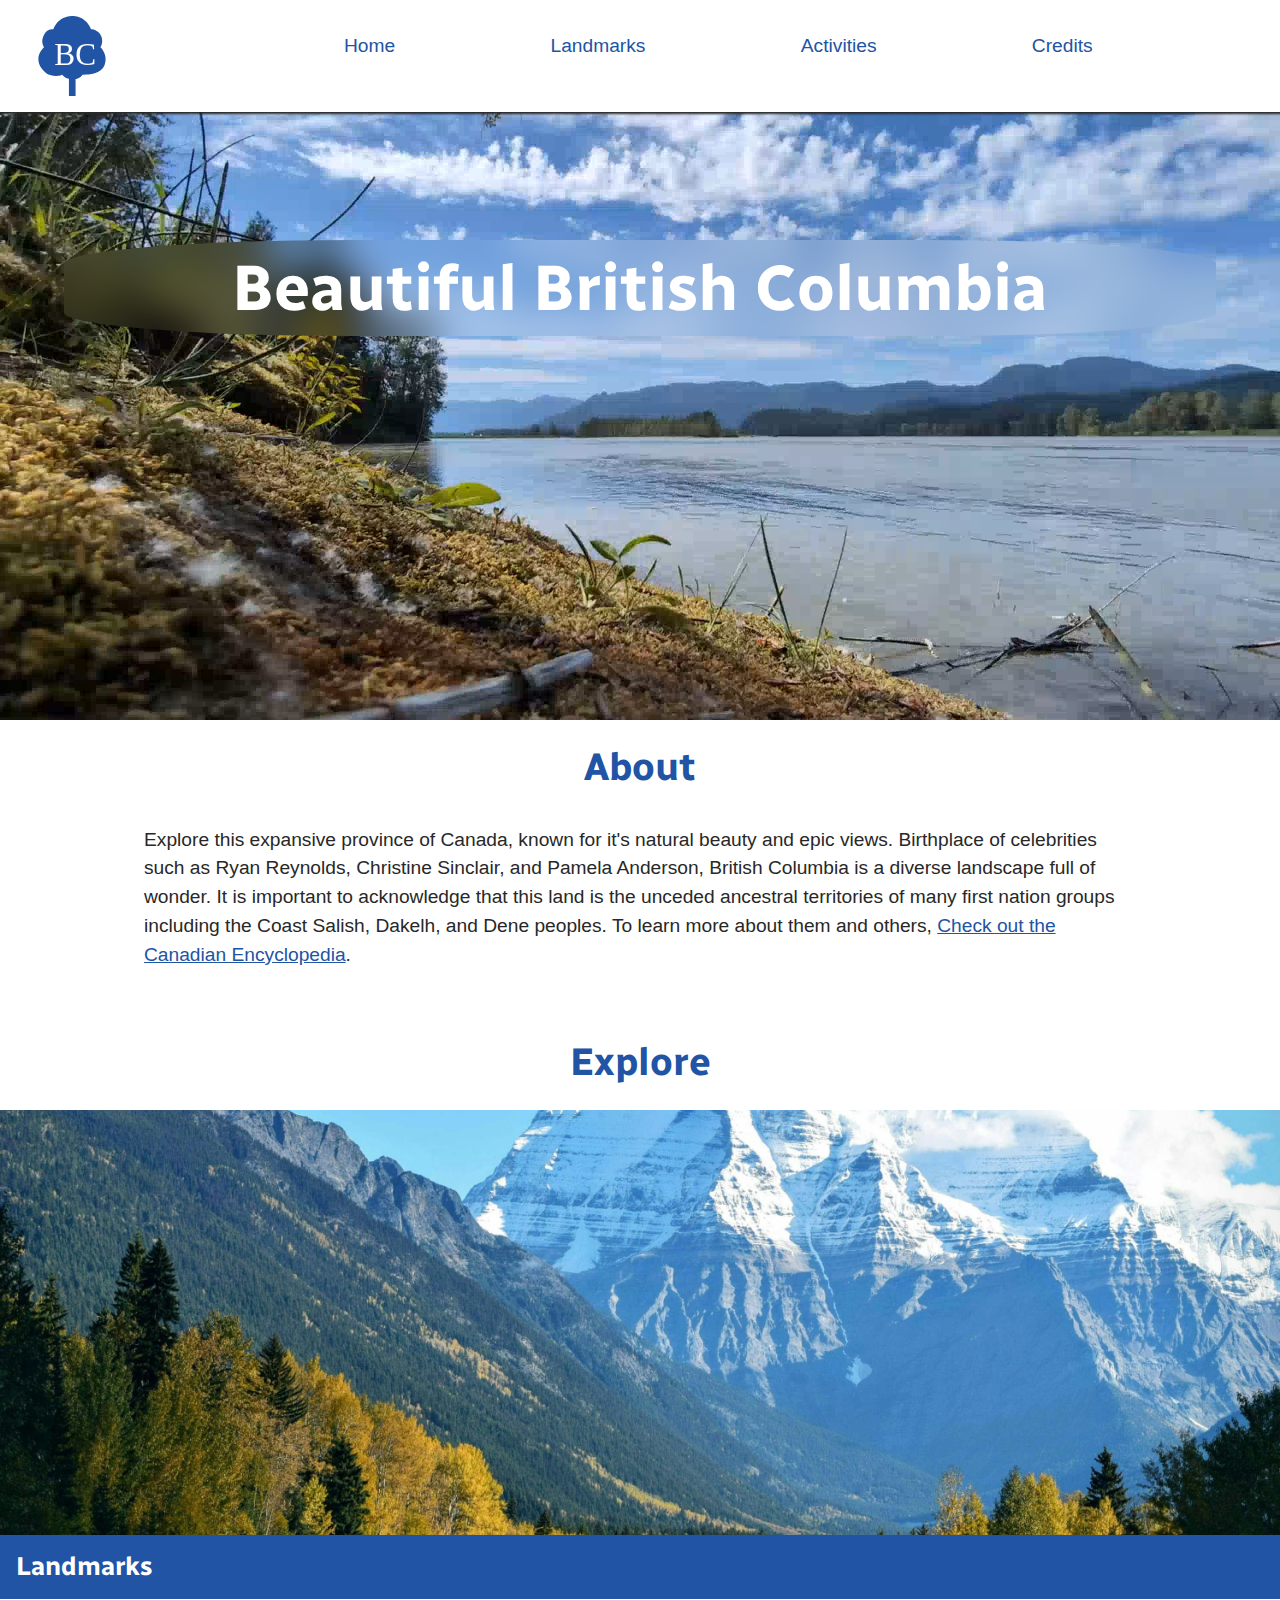
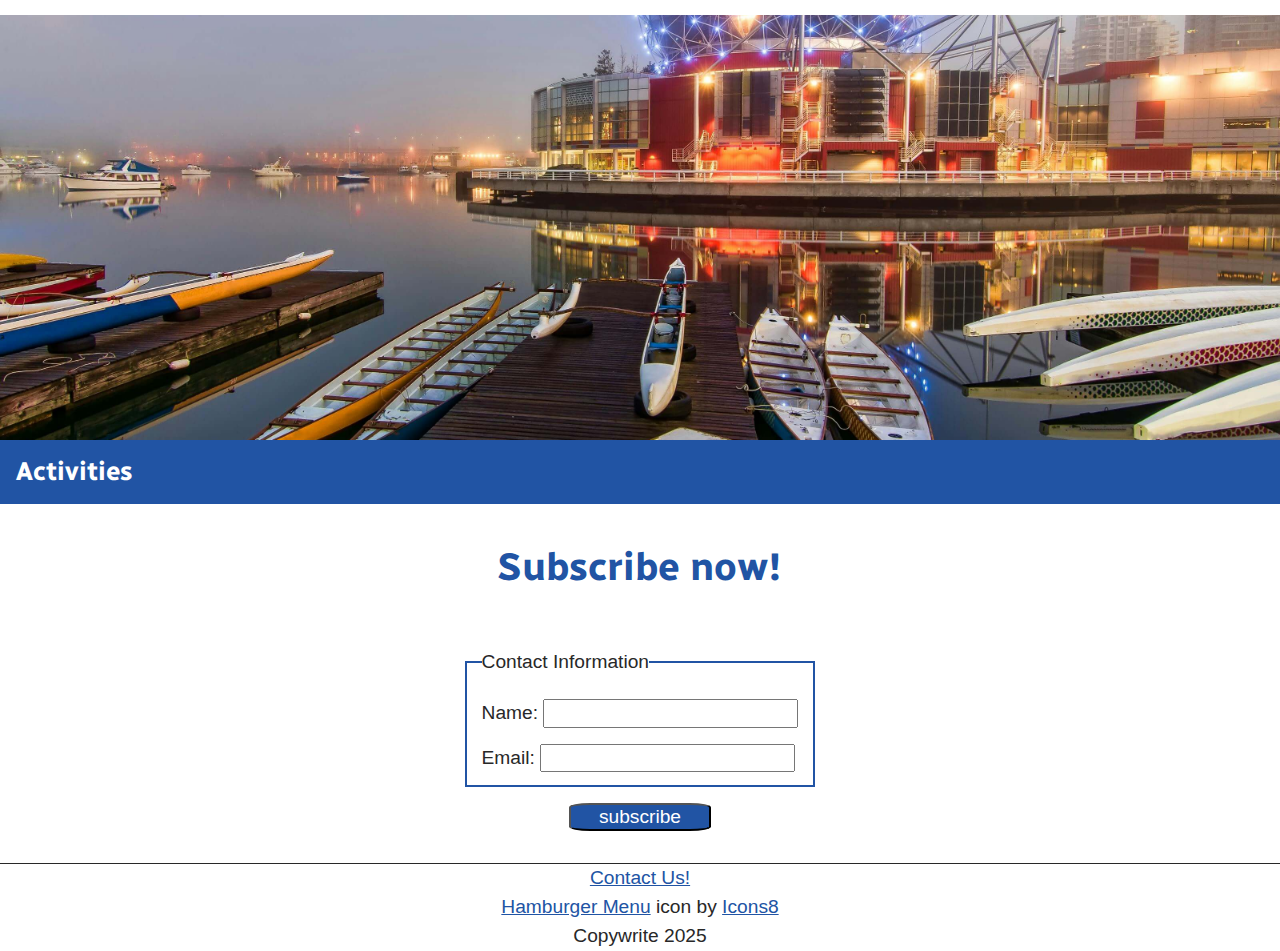
<file: index.html>
<!DOCTYPE html>
<html lang="en">
  <head>
    <meta charset="UTF-8">
    <meta name="viewport" content="width=device-width, initial-scale=1.0">
    <meta
      name="description"
      content="Learn about British Columbia, the south western province of Canada.">
    <title>Home</title>

    <!-- CSS Styles -->
    <link rel="stylesheet" href="styles/normalize-fwd.css">
    <link rel="stylesheet" href="styles/style.css">
    <link rel="stylesheet" href="styles/landing-styles.css">

    <!-- Favicon Links -->
    <link rel="icon" type="image/png" href="favicon-96x96.png" sizes="96x96">
    <link rel="icon" type="image/svg+xml" href="favicon.svg">
    <link rel="shortcut icon" href="favicon.ico">
    <link rel="apple-touch-icon" sizes="180x180" href="apple-touch-icon.png">
    <link rel="manifest" href="site.webmanifest">

    <!-- Font import -->
    <link rel="preconnect" href="https://fonts.googleapis.com">
    <link rel="preconnect" href="https://fonts.gstatic.com" crossorigin>
    <link
      href="https://fonts.googleapis.com/css2?family=Radio+Canada:ital,wght@0,300..700;1,300..700&display=swap"
      rel="stylesheet"
    >
  </head>
  <body>
    <a href="#main-content" class="screen-reader-text">Skip to Main Content</a>
    <header>
      <nav class="site-navigation">
        <a href="index.html" id="nav-logo">
          <svg
            id="tree-image"
            xmlns="http://www.w3.org/2000/svg"
            version="1.1"
            viewBox="0 0 512 512"
          >
            <!-- Generator: Adobe Illustrator 29.2.1, SVG Export Plug-In . SVG Version: 2.1.0 Build 116)  -->
            <defs>
              <style>
                .st0 {
                  fill: #fff;
                  font-family: MyriadPro-Regular, "Myriad Pro";
                  font-size: 200px;
                }

                .st1 {
                  fill: #2154a4;
                  fill-rule: evenodd;
                }
              </style>
            </defs>
            <path
              class="st1"
              d="M236.3,512v-109.4s-20.4-4.6-35-18.6-8.5-8.6-8.5-8.6c0,0-78.8,36.2-132-40.6s16.5-134.7,16.5-134.7c0,0-24.7-30.8-1.7-77.5,23-46.7,61.3-37.2,61.3-37.2,0,0,25-82.4,117.8-85.4s123.6,85.4,123.6,85.4c0,0,44.5.8,63.4,41.2s-3.9,73.5-3.9,73.5c0,0,50.9,44.6,26.8,113.7s-142.3,61.6-142.3,61.6c0,0-2.8,10.1-19.8,19.8s-23.7,7.3-23.7,7.3v109.4h-42.7Z"
            />
            <text class="st0" transform="translate(143.1 314.7)">
              <tspan x="0" y="0">BC</tspan>
            </text>
          </svg>
        </a>
        <!-- Hamburger menu icon found at: https://icons8.com/icon/3096/menu" by Icons8, who can be found at https://icons8.com -->
        <svg
          id="menu-toggle-button"
          xmlns="http://www.w3.org/2000/svg"
          viewBox="0 0 50 50"
          width="50px"
          height="50px"
        >
          <path
            d="M 0 9 L 0 11 L 50 11 L 50 9 Z M 0 24 L 0 26 L 50 26 L 50 24 Z M 0 39 L 0 41 L 50 41 L 50 39 Z"
          />
        </svg>
        <ul id="nav-links">
          <li><a href="index.html">Home</a></li>
          <li><a href="landmarks.html">Landmarks</a></li>
          <li><a href="activities.html">Activities</a></li>
          <li><a href="credits.html">Credits</a></li>
          <li><a id="close-menu">Close</a></li>
        </ul>
      </nav>
    </header>

    <main>
      <div class="hero-slide">
        <video autoplay loop muted id="main-hero-slide">
          <source src="media/bc-video.mp4">
          Your browser does not support the video element.
        </video>
        <p class="screen-reader-text">A video of a calm shore, plants and mountains visible in the back</p>
        <h1 class="page-title">Beautiful British Columbia</h1>
      </div>

      <section class="about" id="main-content">
        <h2>About</h2>
        <p>
          Explore this expansive province of Canada, known for it's natural
          beauty and epic views. Birthplace of celebrities such as Ryan
          Reynolds, Christine Sinclair, and Pamela Anderson, British Columbia is
          a diverse landscape full of wonder. It is important to acknowledge
          that this land is the unceded ancestral territories of many first
          nation groups including the Coast Salish, Dakelh, and Dene peoples. To
          learn more about them and others,
          <a
            href="https://www.thecanadianencyclopedia.ca/en/article/first-nations-in-british-columbia#:~:text=In%20terms%20of%20larger%20ethnic,and%20Wet'suwet'en."
            >Check out the Canadian Encyclopedia</a
          >.
        </p>
      </section>
      <section class="links">
        <h2>Explore</h2>
        <a href="landmarks.html">
          <p class="screen-reader-text">Click here to go to the landmarks page</p>
          <img
            src="images/road-to-mountain.jpg"
            alt="Street road near green and yellow trees leading to large snowy mountain."
          >
          <div class="description">
            <h3>Landmarks</h3>
          </div>
        </a>
        <a href="activities.html">
          <p class="screen-reader-text">Click here to go to the activities page</p>
          <img
            src="images/boats-and-science-world.jpg"
            alt="An assortment of small boats in the water with Science World in the background."
          >
          <div class="description">
            <h3>Activities</h3>
          </div>
        </a>
      </section>

      <section class="subscription">
        <h2>Subscribe now!</h2>

        <form action="#" method="post" name="subscription-form">
          <fieldset>
            <legend>Contact Information</legend>
            <label for="name">Name:</label>
            <input type="text" id="name">
            <br>
            <label for="email">Email:</label>
            <input type="email" id="email">
          </fieldset>

          <input type="button" value="subscribe" id="submit-button">
        </form>
      </section>
    </main>

    <footer>
      <p><a href="mailto:isaac.rudy@gmail.com">Contact Us!</a></p>
      <p>
        <a target="_blank" href="https://icons8.com/icon/3096/menu"
          >Hamburger Menu</a
        >
        icon by <a target="_blank" href="https://icons8.com">Icons8</a>
      </p>
      <p>Copywrite 2025</p>
    </footer>

    <!-- Javascript -->
    <script src="script/menu-toggle.js"></script>
  </body>
</html>
</file>
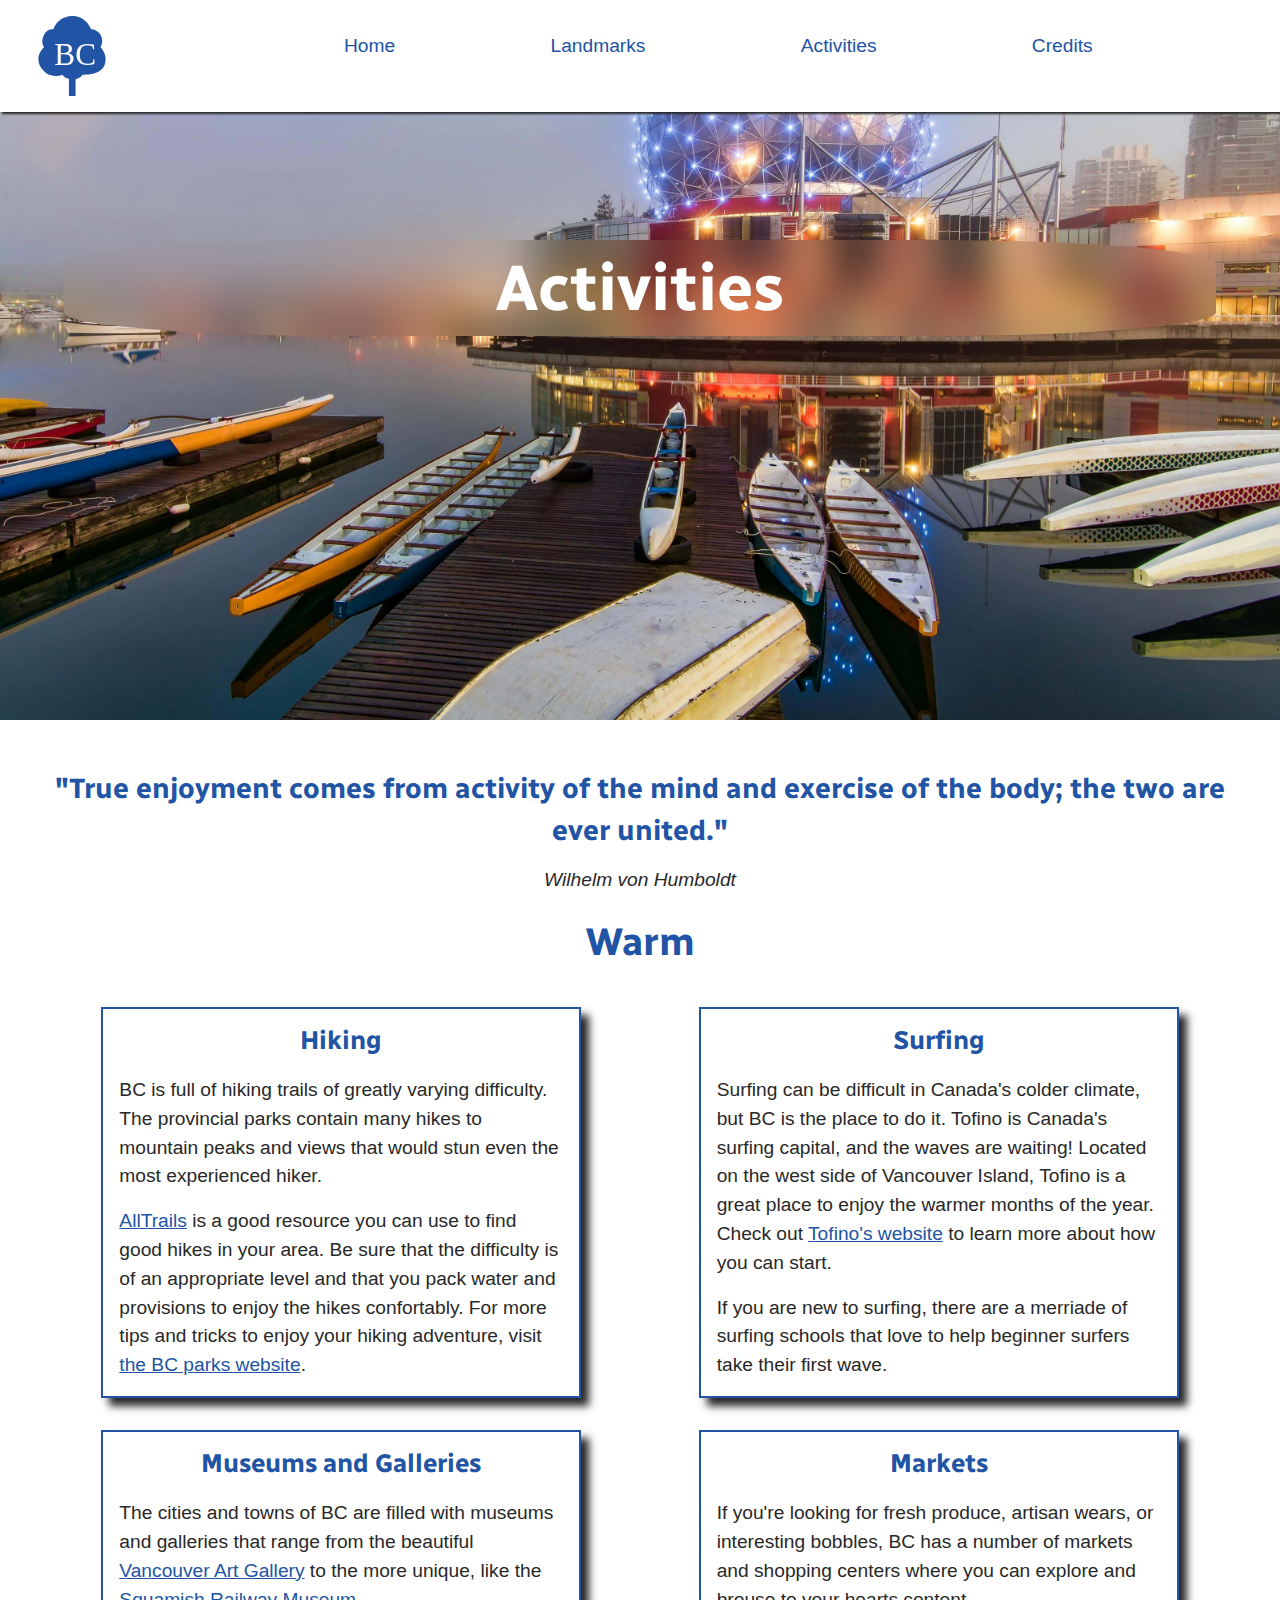
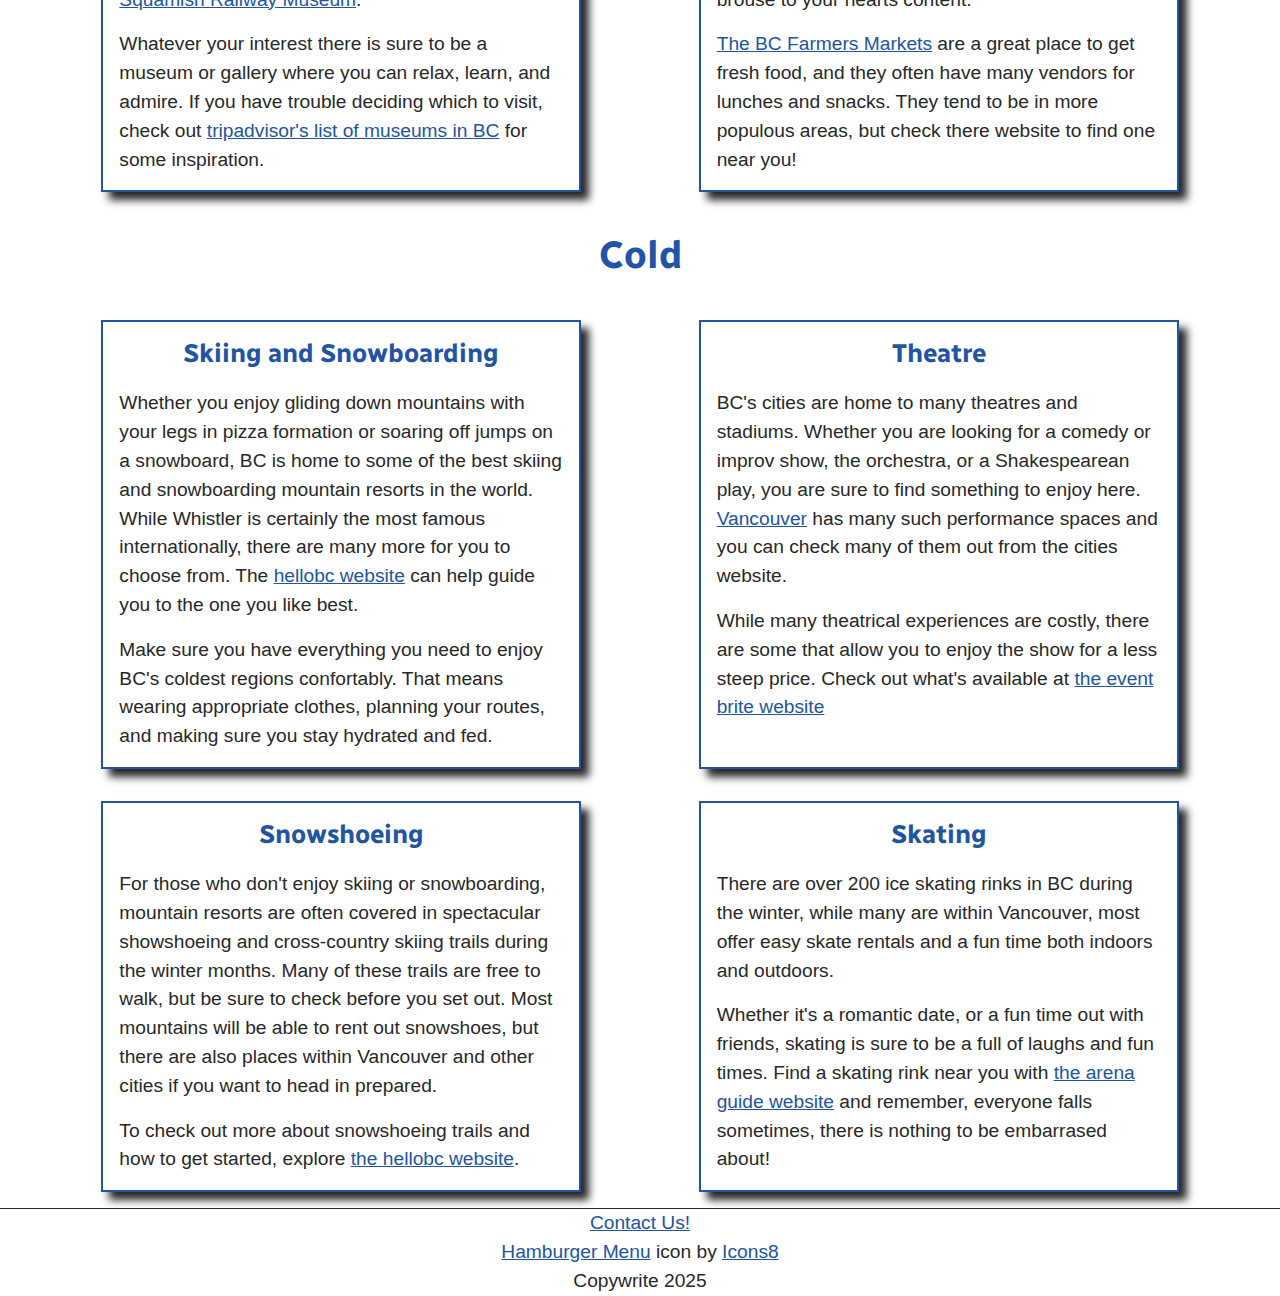
<file: activities.html>
<!DOCTYPE html>
<html lang="en">
  <head>
    <meta charset="UTF-8">
    <meta name="viewport" content="width=device-width, initial-scale=1.0">
    <meta
      name="description"
      content="Get an idea of what activities you can do in BC, both in cold and warm weather."
    >
    <title>Activities</title>

    <!-- CSS Styles -->
    <link rel="stylesheet" href="styles/normalize-fwd.css">
    <link rel="stylesheet" href="styles/style.css">
    <link rel="stylesheet" href="styles/activity-styles.css">

    <!-- Favicon Links -->
    <link rel="icon" type="image/png" href="favicon-96x96.png" sizes="96x96">
    <link rel="icon" type="image/svg+xml" href="favicon.svg">
    <link rel="shortcut icon" href="favicon.ico">
    <link rel="apple-touch-icon" sizes="180x180" href="apple-touch-icon.png">
    <link rel="manifest" href="site.webmanifest">

    <!-- Font import -->
    <link rel="preconnect" href="https://fonts.googleapis.com">
    <link rel="preconnect" href="https://fonts.gstatic.com" crossorigin>
    <link
      href="https://fonts.googleapis.com/css2?family=Radio+Canada:ital,wght@0,300..700;1,300..700&display=swap"
      rel="stylesheet"
    >
  </head>
  <body>
    <a href="#main-content" class="screen-reader-text">Skip to Main Content</a>
    <header>
      <nav class="site-navigation">
        <a href="index.html" id="nav-logo">
          <svg
            id="tree-image"
            xmlns="http://www.w3.org/2000/svg"
            version="1.1"
            viewBox="0 0 512 512"
          >
            <!-- Generator: Adobe Illustrator 29.2.1, SVG Export Plug-In . SVG Version: 2.1.0 Build 116)  -->
            <defs>
              <style>
                .st0 {
                  fill: #fff;
                  font-family: MyriadPro-Regular, "Myriad Pro";
                  font-size: 200px;
                }

                .st1 {
                  fill: #2154a4;
                  fill-rule: evenodd;
                }
              </style>
            </defs>
            <path
              class="st1"
              d="M236.3,512v-109.4s-20.4-4.6-35-18.6-8.5-8.6-8.5-8.6c0,0-78.8,36.2-132-40.6s16.5-134.7,16.5-134.7c0,0-24.7-30.8-1.7-77.5,23-46.7,61.3-37.2,61.3-37.2,0,0,25-82.4,117.8-85.4s123.6,85.4,123.6,85.4c0,0,44.5.8,63.4,41.2s-3.9,73.5-3.9,73.5c0,0,50.9,44.6,26.8,113.7s-142.3,61.6-142.3,61.6c0,0-2.8,10.1-19.8,19.8s-23.7,7.3-23.7,7.3v109.4h-42.7Z"
            />
            <text class="st0" transform="translate(143.1 314.7)">
              <tspan x="0" y="0">BC</tspan>
            </text>
          </svg>
        </a>
        <svg
          id="menu-toggle-button"
          xmlns="http://www.w3.org/2000/svg"
          viewBox="0 0 50 50"
          width="50px"
          height="50px"
        >
          <path
            d="M 0 9 L 0 11 L 50 11 L 50 9 Z M 0 24 L 0 26 L 50 26 L 50 24 Z M 0 39 L 0 41 L 50 41 L 50 39 Z"
          />
        </svg>
        <ul id="nav-links">
          <li><a href="index.html">Home</a></li>
          <li><a href="landmarks.html">Landmarks</a></li>
          <li><a href="activities.html">Activities</a></li>
          <li><a href="credits.html">Credits</a></li>
          <li><a id="close-menu">Close</a></li>
        </ul>
      </nav>
    </header>

    <main>
      <div class="hero-slide">
        <img
          src="images/boats-and-science-world.jpg"
          alt="An assortment of small boats in the water with Science World in the background."
          id="main-hero-slide"
        >
        <h1 class="page-title">Activities</h1>
      </div>
      <section class="quote">
        <!-- Quote found at https://www.brainyquote.com/quotes/wilhelm_von_humboldt_141400?src=t_activity -->
        <blockquote>
          <h6>"True enjoyment comes from activity of the mind and exercise of the
          body; the two are ever united."</h6>
          <cite>Wilhelm von Humboldt</cite>
        </blockquote>
      </section>
      <section class="activity-list" id="main-content">
        <h2>Warm</h2>
        <div class="tab-list">
          <article class="activity-item">
            <h3>Hiking</h3>
            <p>
              BC is full of hiking trails of greatly varying difficulty. The
              provincial parks contain many hikes to mountain peaks and views
              that would stun even the most experienced hiker.
            </p>
            <p>
              <a href="https://www.alltrails.com/canada/british-columbia"
                >AllTrails</a
              >
              is a good resource you can use to find good hikes in your area. Be
              sure that the difficulty is of an appropriate level and that you
              pack water and provisions to enjoy the hikes confortably. For more
              tips and tricks to enjoy your hiking adventure, visit
              <a href="https://bcparks.ca/plan-your-trip/things-to-do/hiking/"
                >the BC parks website</a
              >.
            </p>
          </article>
          <article class="activity-item">
            <h3>Surfing</h3>
            <p>
              Surfing can be difficult in Canada's colder climate, but BC is the
              place to do it. Tofino is Canada's surfing capital, and the waves
              are waiting! Located on the west side of Vancouver Island, Tofino
              is a great place to enjoy the warmer months of the year. Check out
              <a href="https://tourismtofino.com/activity/surfing/"
                >Tofino's website</a
              >
              to learn more about how you can start.
            </p>
            <p>
              If you are new to surfing, there are a merriade of surfing schools
              that love to help beginner surfers take their first wave.
            </p>
          </article>
          <article class="activity-item">
            <h3>Museums and Galleries</h3>
            <p>
              The cities and towns of BC are filled with museums and galleries
              that range from the beautiful
              <a
                href="https://www.vanartgallery.bc.ca/?gad_source=1&gclid=CjwKCAiAnpy9BhAkEiwA-P8N4kJmncVRPfB2EbxCMv30OIzI0qSo6b7bbMm4HCEI1Mo-kQrTZnhTFxoCUvsQAvD_BwE"
                >Vancouver Art Gallery</a
              >
              to the more unique, like the
              <a href="https://www.wcra.org/">Squamish Railway Museum</a>.
            </p>
            <p>
              Whatever your interest there is sure to be a museum or gallery
              where you can relax, learn, and admire. If you have trouble
              deciding which to visit, check out
              <a
                href="https://www.tripadvisor.ca/Attractions-g154922-Activities-c49-British_Columbia.html"
                >tripadvisor's list of museums in BC</a
              >
              for some inspiration.
            </p>
          </article>
          <article class="activity-item">
            <h3>Markets</h3>
            <p>
              If you're looking for fresh produce, artisan wears, or interesting
              bobbles, BC has a number of markets and shopping centers where you
              can explore and brouse to your hearts content.
            </p>
            <p>
              <a href="https://bcfarmersmarket.org/">The BC Farmers Markets</a>
              are a great place to get fresh food, and they often have many
              vendors for lunches and snacks. They tend to be in more populous
              areas, but check there website to find one near you!
            </p>
          </article>
        </div>
      </section>
      <section class="activity-list">
        <h2>Cold</h2>
        <div class="tab-list">
          <article class="activity-item">
            <h3>Skiing and Snowboarding</h3>
            <p>
              Whether you enjoy gliding down mountains with your legs in pizza
              formation or soaring off jumps on a snowboard, BC is home to some
              of the best skiing and snowboarding mountain resorts in the world.
              While Whistler is certainly the most famous internationally, there
              are many more for you to choose from. The
              <a href="https://www.hellobc.com/ski-resorts/">hellobc website</a>
              can help guide you to the one you like best.
            </p>
            <p>
              Make sure you have everything you need to enjoy BC's coldest
              regions confortably. That means wearing appropriate clothes,
              planning your routes, and making sure you stay hydrated and fed.
            </p>
          </article>
          <article class="activity-item">
            <h3>Theatre</h3>
            <p>
              BC's cities are home to many theatres and stadiums. Whether you
              are looking for a comedy or improv show, the orchestra, or a
              Shakespearean play, you are sure to find something to enjoy here.
              <a
                href="https://vancouver.ca/parks-recreation-culture/cultural-and-performance-spaces.aspx"
                >Vancouver</a
              >
              has many such performance spaces and you can check many of them
              out from the cities website.
            </p>
            <p>
              While many theatrical experiences are costly, there are some that
              allow you to enjoy the show for a less steep price. Check out
              what's available at
              <a
                href="https://www.eventbrite.ca/d/canada--british-columbia/theatre-tickets/"
                >the event brite website</a
              >
            </p>
          </article>
          <article class="activity-item">
            <h3>Snowshoeing</h3>
            <p>
              For those who don't enjoy skiing or snowboarding, mountain resorts
              are often covered in spectacular showshoeing and cross-country
              skiing trails during the winter months. Many of these trails are
              free to walk, but be sure to check before you set out. Most
              mountains will be able to rent out snowshoes, but there are also
              places within Vancouver and other cities if you want to head in
              prepared.
            </p>
            <p>
              To check out more about snowshoeing trails and how to get started,
              explore
              <a href="https://www.hellobc.com/things-to-do/snowshoeing/"
                >the hellobc website</a
              >.
            </p>
          </article>
          <article class="activity-item">
            <h3>Skating</h3>
            <p>
              There are over 200 ice skating rinks in BC during the winter,
              while many are within Vancouver, most offer easy skate rentals and
              a fun time both indoors and outdoors.
            </p>
            <p>
              Whether it's a romantic date, or a fun time out with friends,
              skating is sure to be a full of laughs and fun times. Find a
              skating rink near you with
              <a href="https://arena-guide.com/locations/british-columbia/"
                >the arena guide website</a
              >
              and remember, everyone falls sometimes, there is nothing to be
              embarrased about!
            </p>
          </article>
        </div>
      </section>
    </main>

    <footer>
      <p><a href="mailto:isaac.rudy@gmail.com">Contact Us!</a></p>
      <p>
        <a target="_blank" href="https://icons8.com/icon/3096/menu"
          >Hamburger Menu</a
        >
        icon by <a target="_blank" href="https://icons8.com">Icons8</a>
      </p>
      <p>Copywrite 2025</p>
    </footer>

    <!-- Javascript -->
    <script src="script/menu-toggle.js"></script>
  </body>
</html>
</file>
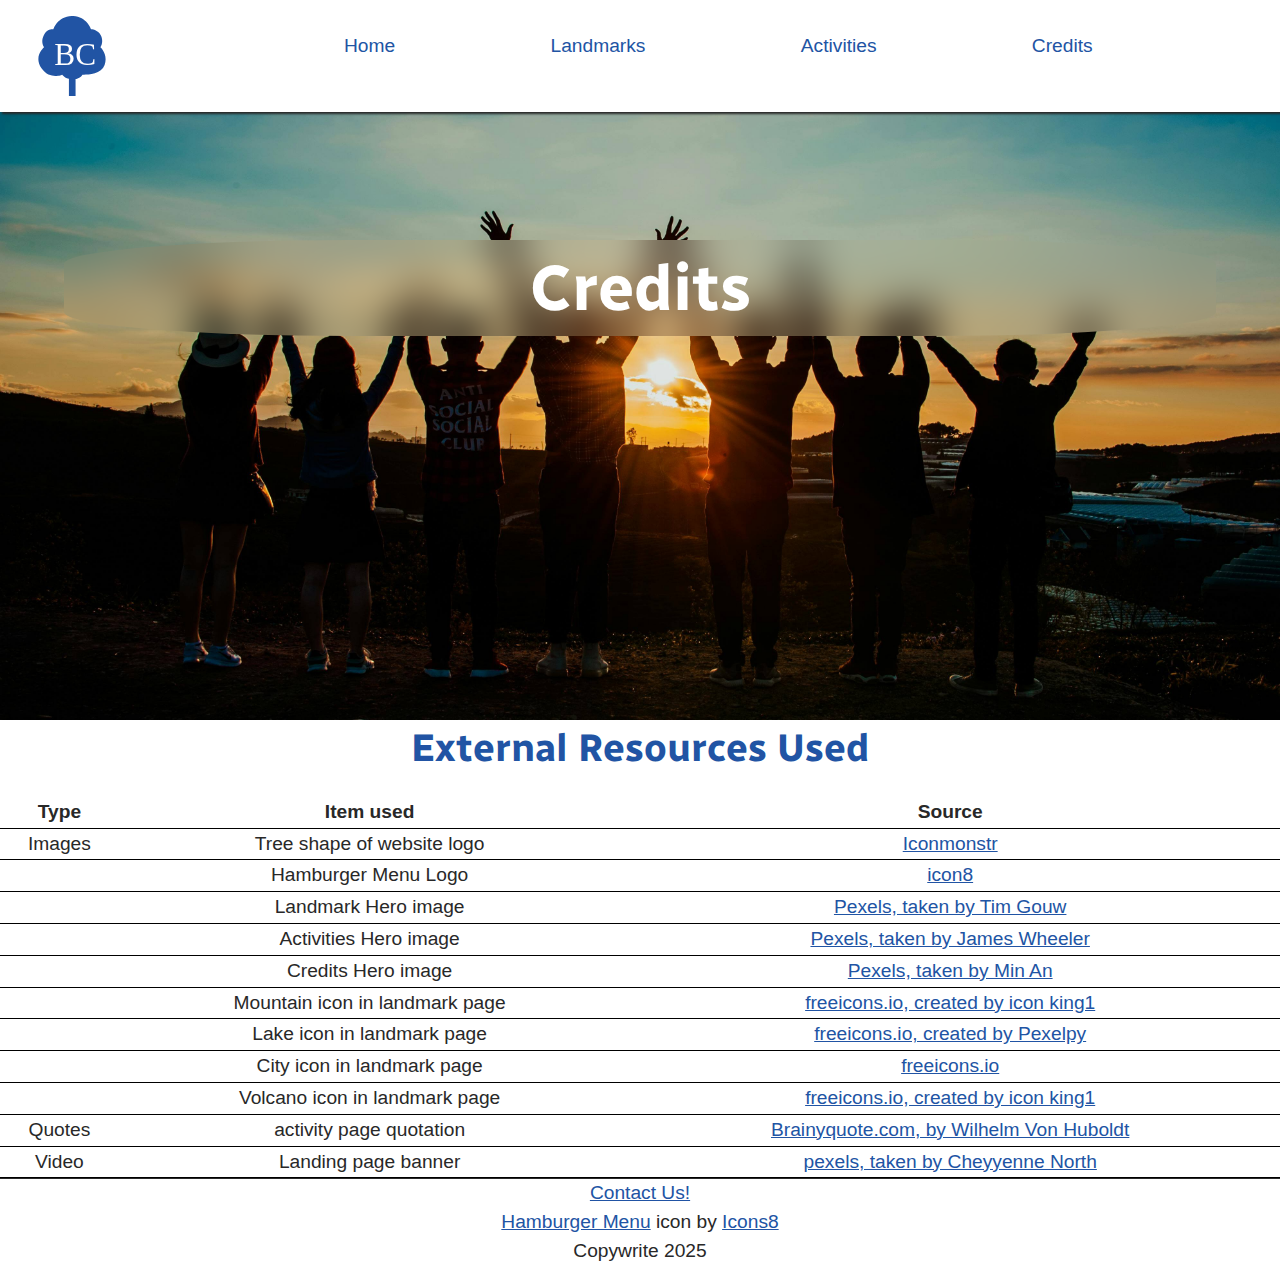
<file: credits.html>
<!DOCTYPE html>
<html lang="en">
  <head>
    <meta charset="UTF-8">
    <meta name="viewport" content="width=device-width, initial-scale=1.0">
    <meta
      name="description"
      content="See all the sources of images, quotes, and videos for this BC website."
    >
    <title>Credits</title>

    <!-- CSS Styles -->
    <link rel="stylesheet" href="styles/normalize-fwd.css">
    <link rel="stylesheet" href="styles/style.css">
    <link rel="stylesheet" href="styles/credit-styles.css">

    <!-- Favicon Links -->
    <link rel="icon" type="image/png" href="favicon-96x96.png" sizes="96x96">
    <link rel="icon" type="image/svg+xml" href="favicon.svg">
    <link rel="shortcut icon" href="favicon.ico">
    <link rel="apple-touch-icon" sizes="180x180" href="apple-touch-icon.png">
    <link rel="manifest" href="site.webmanifest">

    <!-- Font import -->
    <link rel="preconnect" href="https://fonts.googleapis.com">
    <link rel="preconnect" href="https://fonts.gstatic.com" crossorigin>
    <link
      href="https://fonts.googleapis.com/css2?family=Radio+Canada:ital,wght@0,300..700;1,300..700&display=swap"
      rel="stylesheet"
    >
  </head>
  <body>
    <a href="#main-content" class="screen-reader-text">Skip to Main Content</a>
    <header>
      <nav class="site-navigation">
        <a href="index.html" id="nav-logo">
          <svg
            id="tree-image"
            xmlns="http://www.w3.org/2000/svg"
            version="1.1"
            viewBox="0 0 512 512"
          >
            <!-- Generator: Adobe Illustrator 29.2.1, SVG Export Plug-In . SVG Version: 2.1.0 Build 116)  -->
            <defs>
              <style>
                .st0 {
                  fill: #fff;
                  font-family: MyriadPro-Regular, "Myriad Pro";
                  font-size: 200px;
                }

                .st1 {
                  fill: #2154a4;
                  fill-rule: evenodd;
                }
              </style>
            </defs>
            <path
              class="st1"
              d="M236.3,512v-109.4s-20.4-4.6-35-18.6-8.5-8.6-8.5-8.6c0,0-78.8,36.2-132-40.6s16.5-134.7,16.5-134.7c0,0-24.7-30.8-1.7-77.5,23-46.7,61.3-37.2,61.3-37.2,0,0,25-82.4,117.8-85.4s123.6,85.4,123.6,85.4c0,0,44.5.8,63.4,41.2s-3.9,73.5-3.9,73.5c0,0,50.9,44.6,26.8,113.7s-142.3,61.6-142.3,61.6c0,0-2.8,10.1-19.8,19.8s-23.7,7.3-23.7,7.3v109.4h-42.7Z"
            />
            <text class="st0" transform="translate(143.1 314.7)">
              <tspan x="0" y="0">BC</tspan>
            </text>
          </svg>
        </a>
        <svg
          id="menu-toggle-button"
          xmlns="http://www.w3.org/2000/svg"
          viewBox="0 0 50 50"
          width="50px"
          height="50px"
        >
          <path
            d="M 0 9 L 0 11 L 50 11 L 50 9 Z M 0 24 L 0 26 L 50 26 L 50 24 Z M 0 39 L 0 41 L 50 41 L 50 39 Z"
          />
        </svg>
        <ul id="nav-links">
          <li><a href="index.html">Home</a></li>
          <li><a href="landmarks.html">Landmarks</a></li>
          <li><a href="activities.html">Activities</a></li>
          <li><a href="credits.html">Credits</a></li>
          <li><a id="close-menu">Close</a></li>
        </ul>
      </nav>
    </header>

    <main>
      <div class="hero-slide">
        <img
          src="images/credits.jpg"
          alt="People Silhouette during Sunset."
          id="main-hero-slide"
        >
        <h1 class="page-title">Credits</h1>
      </div>
      <section class="credit-table" id="main-content">
        <h2>External Resources Used</h2>
        <table role="presentation">
          <thead>
            <tr>
              <td>Type</td>
              <td>Item used</td>
              <td>Source</td>
            </tr>
          </thead>
          <tbody>
            <tr>
              <td>Images</td>
              <td>Tree shape of website logo</td>
              <td>
                <a href="https://iconmonstr.com/tree-1-svg/">Iconmonstr</a>
              </td>
            </tr>
            <tr>
              <td></td>
              <td>Hamburger Menu Logo</td>
              <td><a href="https://icons8.com/icon/3096/menu">icon8</a></td>
            </tr>
            <tr>
              <td></td>
              <td>Landmark Hero image</td>
              <td>
                <a
                  href="https://www.pexels.com/photo/street-road-near-green-and-yellow-trees-67517/"
                  >Pexels, taken by Tim Gouw</a
                >
              </td>
            </tr>
            <tr>
              <td></td>
              <td>Activities Hero image</td>
              <td>
                <a
                  href="https://www.pexels.com/photo/canoes-beside-dock-1630885/"
                  >Pexels, taken by James Wheeler</a
                >
              </td>
            </tr>
            <tr>
              <td></td>
              <td>Credits Hero image</td>
              <td>
                <a
                  href="https://www.pexels.com/photo/people-silhouette-during-sunset-853168/"
                  >Pexels, taken by Min An</a
                >
              </td>
            </tr>
            <tr>
              <td></td>
              <td>Mountain icon in landmark page</td>
              <td>
                <a
                  href="https://freeicons.io/common-style-icons-18/mountain-icon-18533"
                  >freeicons.io, created by icon king1</a
                >
              </td>
            </tr>
            <tr>
              <td></td>
              <td>Lake icon in landmark page</td>
              <td>
                <a
                  href="https://freeicons.io/tropical-icon-set-31224/lake-river-water-wave-icon-1131005"
                  >freeicons.io, created by Pexelpy</a
                >
              </td>
            </tr>
            <tr>
              <td></td>
              <td>City icon in landmark page</td>
              <td>
                <a
                  href="https://freeicons.io/business-6/business-and-finance-city-corporation-buildings-icon-42067"
                  >freeicons.io</a
                >
              </td>
            </tr>
            <tr>
              <td></td>
              <td>Volcano icon in landmark page</td>
              <td>
                <a
                  href="https://freeicons.io/common-style-icons-19/volcano-icon-18679"
                  >freeicons.io, created by icon king1</a
                >
              </td>
            </tr>
            <tr>
              <td>Quotes</td>
              <td>activity page quotation</td>
              <td>
                <a
                  href="https://www.brainyquote.com/quotes/wilhelm_von_humboldt_141400?src=t_activity"
                  >Brainyquote.com, by Wilhelm Von Huboldt</a
                >
              </td>
            </tr>
            <tr>
              <td>Video</td>
              <td>Landing page banner</td>
              <td>
                <a
                  href="https://www.pexels.com/video/serene-spring-landscape-by-a-tranquil-river-30459845/"
                  >pexels, taken by Cheyyenne North</a
                >
              </td>
            </tr>
          </tbody>
        </table>
      </section>
    </main>

    <footer>
      <p><a href="mailto:isaac.rudy@gmail.com">Contact Us!</a></p>
      <p>
        <a target="_blank" href="https://icons8.com/icon/3096/menu"
          >Hamburger Menu</a
        >
        icon by <a target="_blank" href="https://icons8.com">Icons8</a>
      </p>
      <p>Copywrite 2025</p>
    </footer>

    <!-- Javascript -->
    <script src="script/menu-toggle.js"></script>
  </body>
</html>
</file>
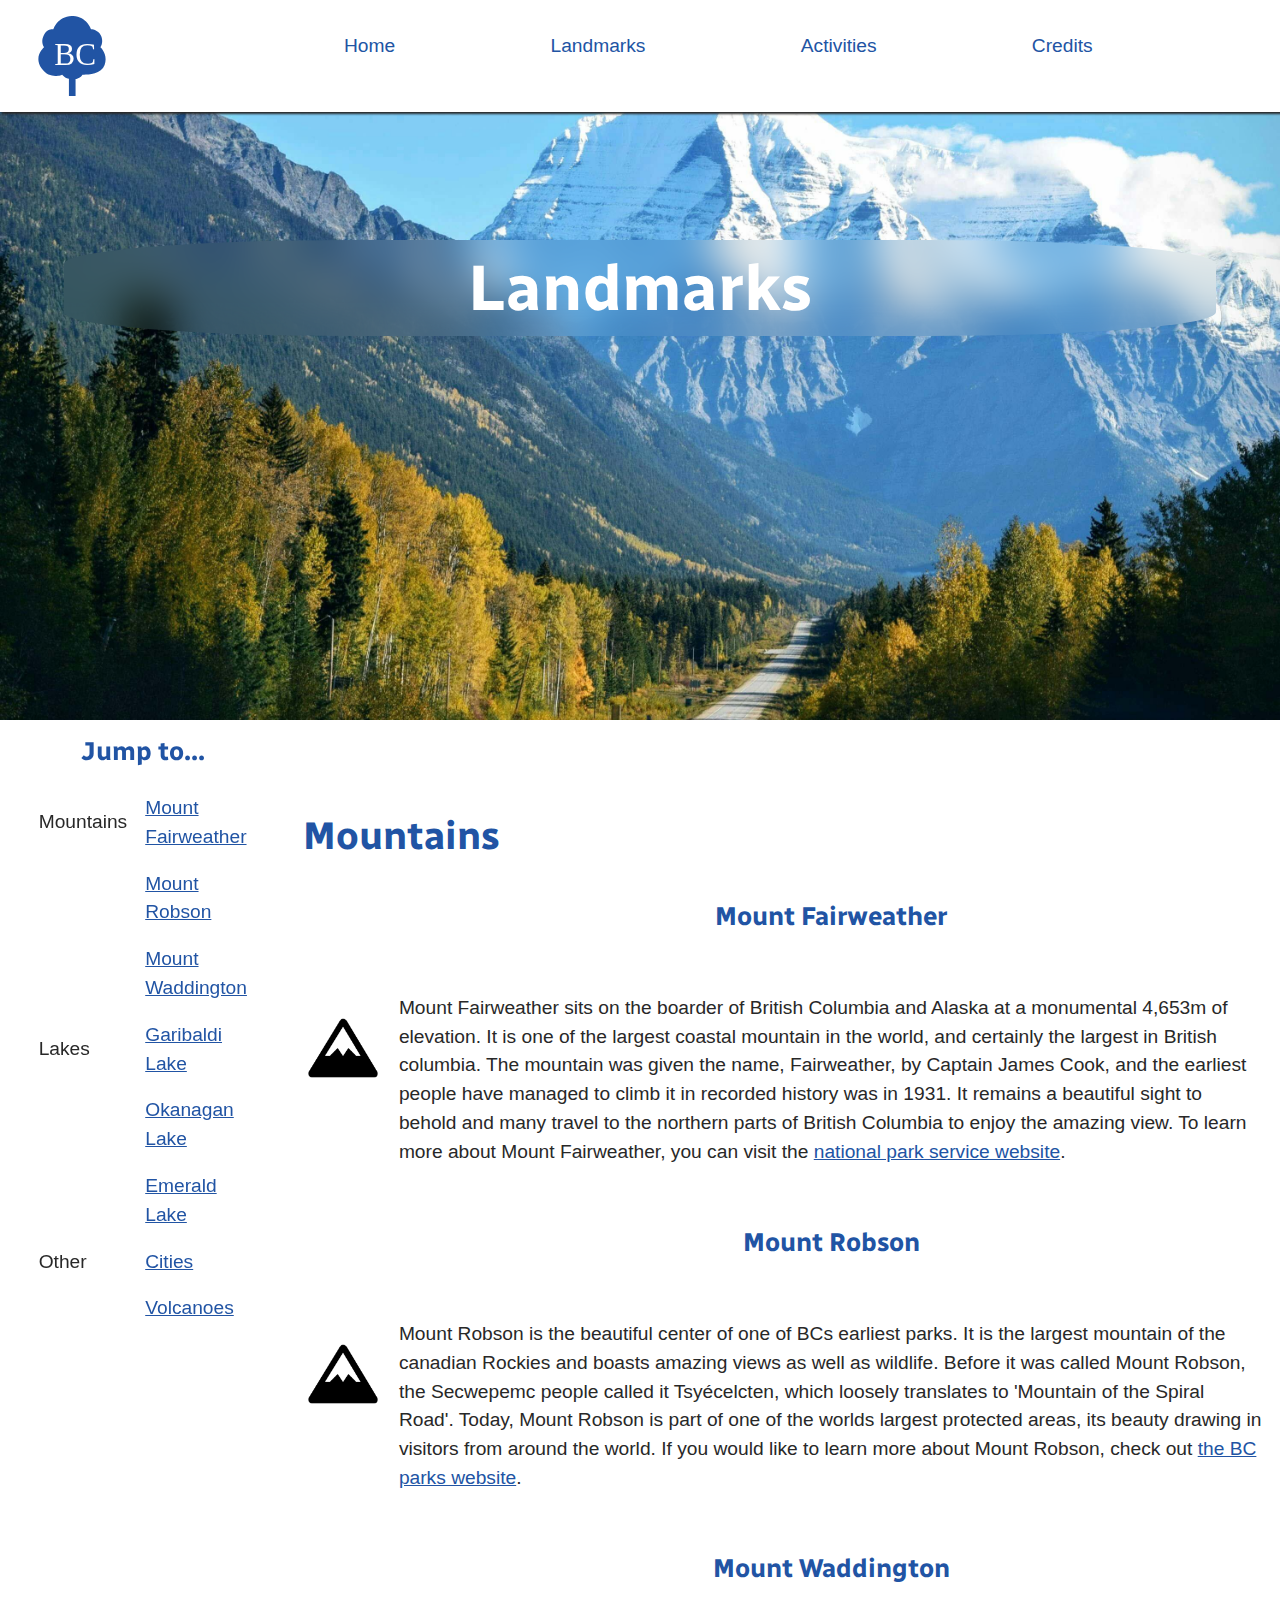
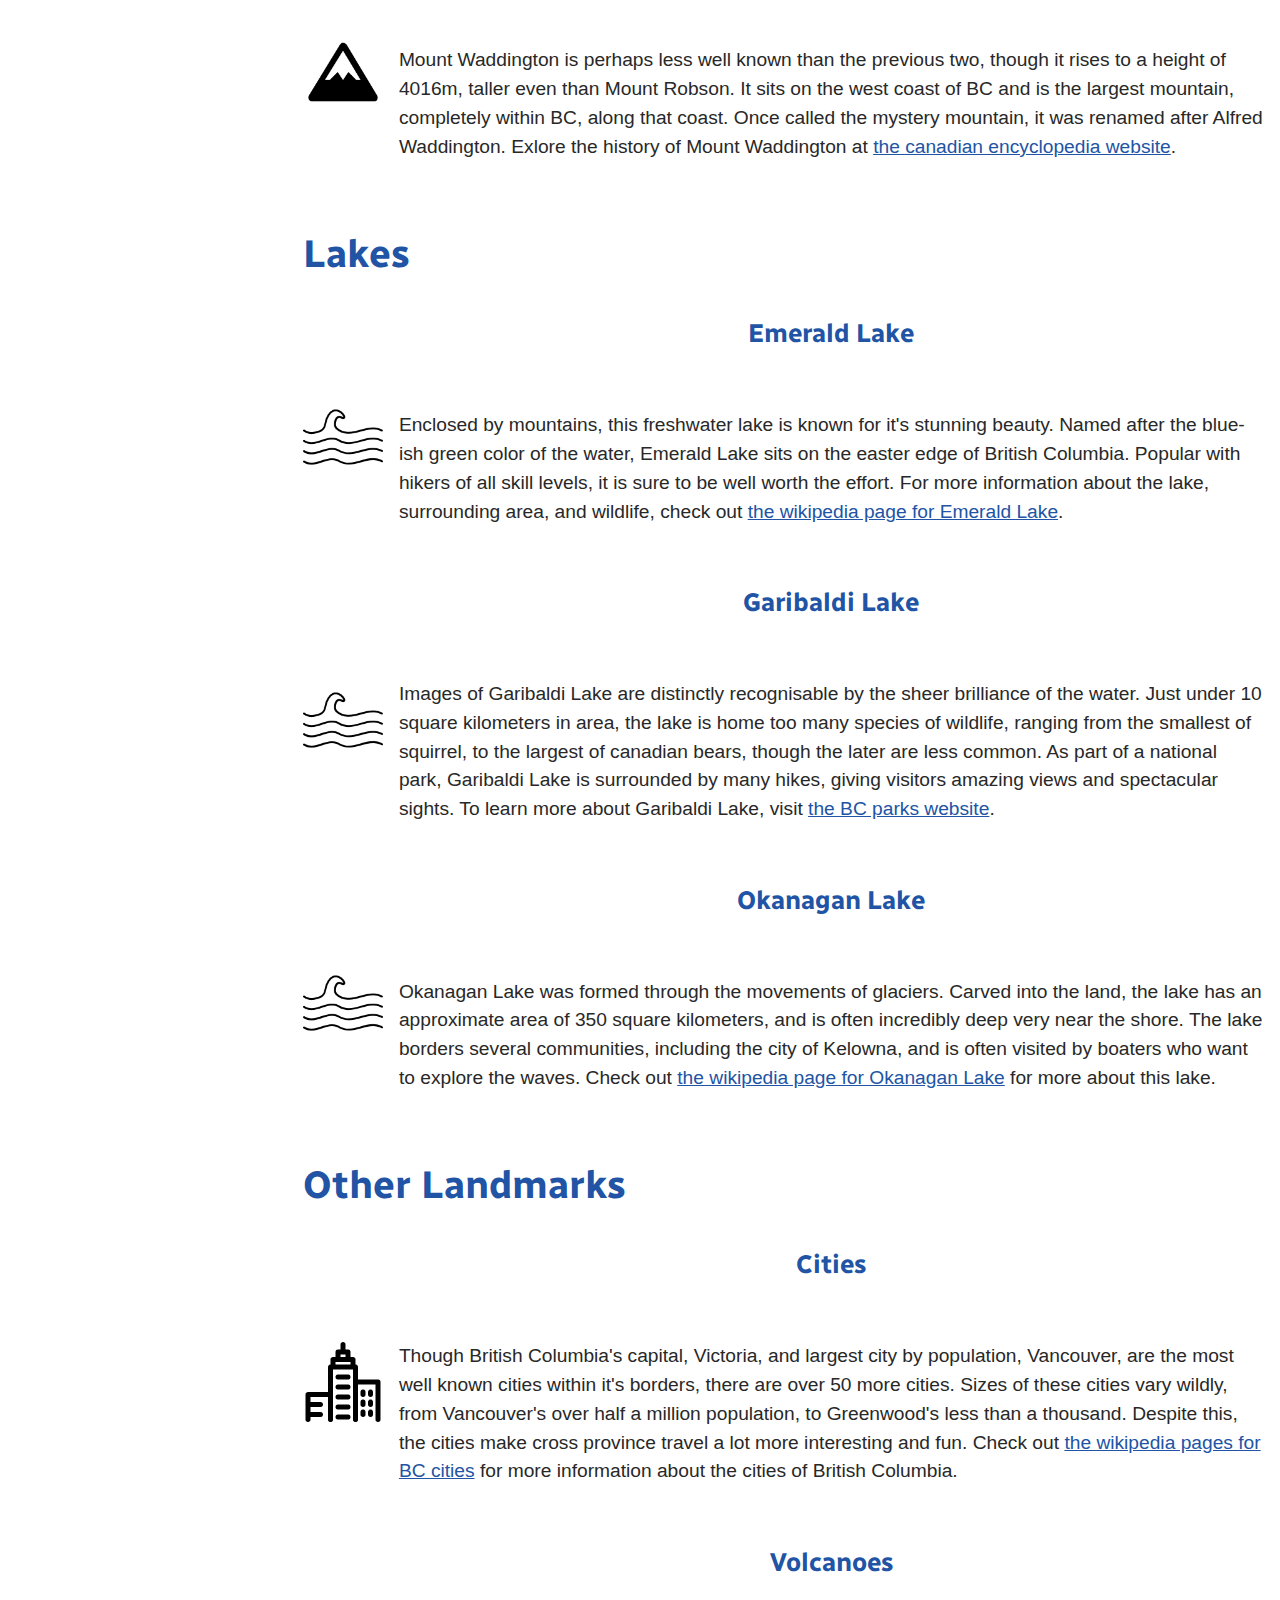
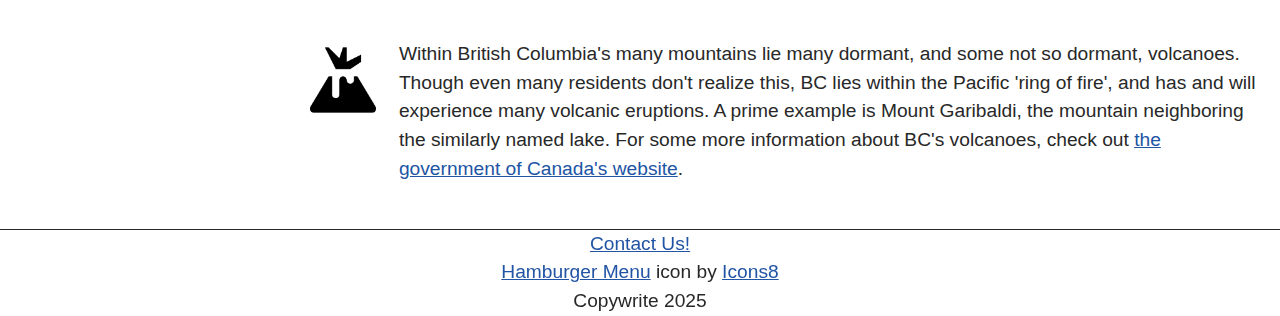
<file: landmarks.html>
<!DOCTYPE html>
<html lang="en">
  <head>
    <meta charset="UTF-8">
    <meta name="viewport" content="width=device-width, initial-scale=1.0">
    <meta
      name="description"
      content="Learn about the different landmarks to visit in BC, including enormous mountains and calm lakes."
    >
    <title>Landmarks</title>

    <!-- CSS Styles -->
    <link rel="stylesheet" href="styles/normalize-fwd.css">
    <link rel="stylesheet" href="styles/style.css">
    <link rel="stylesheet" href="styles/landmarks-styles.css">

    <!-- Favicon Links -->
    <link rel="icon" type="image/png" href="favicon-96x96.png" sizes="96x96">
    <link rel="icon" type="image/svg+xml" href="favicon.svg">
    <link rel="shortcut icon" href="favicon.ico">
    <link rel="apple-touch-icon" sizes="180x180" href="apple-touch-icon.png">
    <link rel="manifest" href="site.webmanifest">

    <!-- Font import -->
    <link rel="preconnect" href="https://fonts.googleapis.com">
    <link rel="preconnect" href="https://fonts.gstatic.com" crossorigin>
    <link
      href="https://fonts.googleapis.com/css2?family=Radio+Canada:ital,wght@0,300..700;1,300..700&display=swap"
      rel="stylesheet"
    >
  </head>
  <body>
    <a href="#main-content" class="screen-reader-text">Skip to Main Content</a>
    <header>
      <nav class="site-navigation">
        <a href="index.html" id="nav-logo">
          <svg
            id="tree-image"
            xmlns="http://www.w3.org/2000/svg"
            version="1.1"
            viewBox="0 0 512 512"
          >
            <!-- Generator: Adobe Illustrator 29.2.1, SVG Export Plug-In . SVG Version: 2.1.0 Build 116)  -->
            <defs>
              <style>
                .st0 {
                  fill: #fff;
                  font-family: MyriadPro-Regular, "Myriad Pro";
                  font-size: 200px;
                }

                .st1 {
                  fill: #2154a4;
                  fill-rule: evenodd;
                }
              </style>
            </defs>
            <path
              class="st1"
              d="M236.3,512v-109.4s-20.4-4.6-35-18.6-8.5-8.6-8.5-8.6c0,0-78.8,36.2-132-40.6s16.5-134.7,16.5-134.7c0,0-24.7-30.8-1.7-77.5,23-46.7,61.3-37.2,61.3-37.2,0,0,25-82.4,117.8-85.4s123.6,85.4,123.6,85.4c0,0,44.5.8,63.4,41.2s-3.9,73.5-3.9,73.5c0,0,50.9,44.6,26.8,113.7s-142.3,61.6-142.3,61.6c0,0-2.8,10.1-19.8,19.8s-23.7,7.3-23.7,7.3v109.4h-42.7Z"
            />
            <text class="st0" transform="translate(143.1 314.7)">
              <tspan x="0" y="0">BC</tspan>
            </text>
          </svg>
        </a>
        <svg
          id="menu-toggle-button"
          xmlns="http://www.w3.org/2000/svg"
          viewBox="0 0 50 50"
          width="50px"
          height="50px"
        >
          <path
            d="M 0 9 L 0 11 L 50 11 L 50 9 Z M 0 24 L 0 26 L 50 26 L 50 24 Z M 0 39 L 0 41 L 50 41 L 50 39 Z"
          />
        </svg>
        <ul id="nav-links">
          <li><a href="index.html">Home</a></li>
          <li><a href="landmarks.html">Landmarks</a></li>
          <li><a href="activities.html">Activities</a></li>
          <li><a href="credits.html">Credits</a></li>
          <li><a id="close-menu">Close</a></li>
        </ul>
      </nav>
    </header>

    <main>
      <div class="hero-slide">
        <img
          src="images/road-to-mountain.jpg"
          alt="Street road near green and yellow trees leading to large snowy mountain."
          id="main-hero-slide"
        >
        <h1 class="page-title">Landmarks</h1>
      </div>
      <div class="page-grid">
        <section class="table-of-contents">
          <h3>Jump to...</h3>
          <table role="presentation">
            <tbody>
              <tr>
                <td>Mountains</td>
                <td><a href="#fairweather">Mount Fairweather</a></td>
              </tr>
              <tr>
                <td></td>
                <td><a href="#robson">Mount Robson</a></td>
              </tr>
              <tr>
                <td></td>
                <td><a href="#waddington">Mount Waddington</a></td>
              </tr>
              <tr>
                <td>Lakes</td>
                <td><a href="#garibaldi">Garibaldi Lake</a></td>
              </tr>
              <tr>
                <td></td>
                <td><a href="#okanagan">Okanagan Lake</a></td>
              </tr>
              <tr>
                <td></td>
                <td><a href="#emerald">Emerald Lake</a></td>
              </tr>
              <tr>
                <td>Other</td>
                <td><a href="#cities">Cities</a></td>
              </tr>
              <tr>
                <td></td>
                <td><a href="#volcanoes">Volcanoes</a></td>
              </tr>
            </tbody>
          </table>
        </section>
        <div class="contents" id="main-content">
          <section class="landmarks-group">
            <h2>Mountains</h2>
            <article class="landmark-item" id="fairweather">
              <h3>Mount Fairweather</h3>
              <!-- Found at https://freeicons.io/common-style-icons-18/mountain-icon-18533-->
              <img
                src="images/mountain-logo.png"
                alt="A small, black and white, image of a mountain."
              >
              <p class="landmark-description">
                Mount Fairweather sits on the boarder of British Columbia and
                Alaska at a monumental 4,653m of elevation. It is one of the
                largest coastal mountain in the world, and certainly the largest
                in British columbia. The mountain was given the name,
                Fairweather, by Captain James Cook, and the earliest people have
                managed to climb it in recorded history was in 1931. It remains
                a beautiful sight to behold and many travel to the northern
                parts of British Columbia to enjoy the amazing view. To learn
                more about Mount Fairweather, you can visit the
                <a href="https://www.nps.gov/places/mount-fairweather.htm"
                  >national park service website</a
                >.
              </p>
            </article>
            <article class="landmark-item" id="robson">
              <h3>Mount Robson</h3>
              <!-- Found at https://freeicons.io/common-style-icons-18/mountain-icon-18533-->
              <img
                src="images/mountain-logo.png"
                alt="A small, black and white, image of a mountain."
              >
              <p class="landmark-description">
                Mount Robson is the beautiful center of one of BCs earliest
                parks. It is the largest mountain of the canadian Rockies and
                boasts amazing views as well as wildlife. Before it was called
                Mount Robson, the Secwepemc people called it Tsyécelcten, which
                loosely translates to 'Mountain of the Spiral Road'. Today,
                Mount Robson is part of one of the worlds largest protected
                areas, its beauty drawing in visitors from around the world. If
                you would like to learn more about Mount Robson, check out
                <a href="https://bcparks.ca/mount-robson-park/#about-this-park"
                  >the BC parks website</a
                >.
              </p>
            </article>
            <article class="landmark-item" id="waddington">
              <h3>Mount Waddington</h3>
              <!-- Found at https://freeicons.io/common-style-icons-18/mountain-icon-18533-->
              <img
                src="images/mountain-logo.png"
                alt="A small, black and white, image of a mountain."
              >
              <p class="landmark-description">
                Mount Waddington is perhaps less well known than the previous
                two, though it rises to a height of 4016m, taller even than
                Mount Robson. It sits on the west coast of BC and is the largest
                mountain, completely within BC, along that coast. Once called
                the mystery mountain, it was renamed after Alfred Waddington.
                Exlore the history of Mount Waddington at
                <a
                  href="https://www.thecanadianencyclopedia.ca/en/article/mount-waddington"
                  >the canadian encyclopedia website</a
                >.
              </p>
            </article>
          </section>
          <section class="landmarks-group">
            <h2>Lakes</h2>
            <article class="landmark-item" id="emerald">
              <h3>Emerald Lake</h3>
              <!-- Found at https://freeicons.io/tropical-icon-set-31224/lake-river-water-wave-icon-1131005 -->
              <img src="images/lake-logo.png" alt="A small drawing of water." >
              <p class="landmark-description">
                Enclosed by mountains, this freshwater lake is known for it's
                stunning beauty. Named after the blue-ish green color of the
                water, Emerald Lake sits on the easter edge of British Columbia.
                Popular with hikers of all skill levels, it is sure to be well
                worth the effort. For more information about the lake,
                surrounding area, and wildlife, check out
                <a
                  href="https://en.wikipedia.org/wiki/Emerald_Lake_(British_Columbia)"
                  >the wikipedia page for Emerald Lake</a
                >.
              </p>
            </article>
            <article class="landmark-item" id="garibaldi">
              <h3>Garibaldi Lake</h3>
              <!-- Found at https://freeicons.io/tropical-icon-set-31224/lake-river-water-wave-icon-1131005 -->
              <img src="images/lake-logo.png" alt="A small drawing of water." >
              <p class="landmark-description">
                Images of Garibaldi Lake are distinctly recognisable by the
                sheer brilliance of the water. Just under 10 square kilometers
                in area, the lake is home too many species of wildlife, ranging
                from the smallest of squirrel, to the largest of canadian bears,
                though the later are less common. As part of a national park,
                Garibaldi Lake is surrounded by many hikes, giving visitors
                amazing views and spectacular sights. To learn more about
                Garibaldi Lake, visit
                <a href="https://bcparks.ca/garibaldi-park/#about-this-park"
                  >the BC parks website</a
                >.
              </p>
            </article>
            <article class="landmark-item" id="okanagan">
              <h3>Okanagan Lake</h3>
              <!-- Found at https://freeicons.io/tropical-icon-set-31224/lake-river-water-wave-icon-1131005 -->
              <img src="images/lake-logo.png" alt="A small drawing of water." >
              <p class="landmark-description">
                Okanagan Lake was formed through the movements of glaciers.
                Carved into the land, the lake has an approximate area of 350
                square kilometers, and is often incredibly deep very near the
                shore. The lake borders several communities, including the city
                of Kelowna, and is often visited by boaters who want to explore
                the waves. Check out
                <a href="https://en.wikipedia.org/wiki/Okanagan_Lake"
                  >the wikipedia page for Okanagan Lake</a
                >
                for more about this lake.
              </p>
            </article>
          </section>
          <section class="landmarks-group">
            <h2>Other Landmarks</h2>
            <article class="landmark-item" id="cities">
              <h3>Cities</h3>
              <!-- Found at https://freeicons.io/business-6/business-and-finance-city-corporation-buildings-icon-42067 -->
              <img
                src="images/city-logo.png"
                alt="A small drawing of towers representing a city."
              >
              <p class="landmark-description">
                Though British Columbia's capital, Victoria, and largest city by
                population, Vancouver, are the most well known cities within
                it's borders, there are over 50 more cities. Sizes of these
                cities vary wildly, from Vancouver's over half a million
                population, to Greenwood's less than a thousand. Despite this,
                the cities make cross province travel a lot more interesting and
                fun. Check out
                <a
                  href="https://en.wikipedia.org/wiki/List_of_cities_in_British_Columbia"
                  >the wikipedia pages for BC cities</a
                >
                for more information about the cities of British Columbia.
              </p>
            </article>
            <article class="landmark-item" id="volcanoes">
              <h3>Volcanoes</h3>
              <!-- Found at https://freeicons.io/common-style-icons-19/volcano-icon-18679 -->
              <img
                src="images/volcano-logo.png"
                alt="A small drawing of a volcano erupting."
              >
              <p class="landmark-description">
                Within British Columbia's many mountains lie many dormant, and
                some not so dormant, volcanoes. Though even many residents don't
                realize this, BC lies within the Pacific 'ring of fire', and has
                and will experience many volcanic eruptions. A prime example is
                Mount Garibaldi, the mountain neighboring the similarly named
                lake. For some more information about BC's volcanoes, check out
                <a href="https://chis.nrcan.gc.ca/volcano-volcan/can-vol-en.php"
                  >the government of Canada's website</a
                >.
              </p>
            </article>
          </section>
        </div>
      </div>
    </main>

    <footer>
      <p><a href="mailto:isaac.rudy@gmail.com">Contact Us!</a></p>
      <p>
        <a target="_blank" href="https://icons8.com/icon/3096/menu"
          >Hamburger Menu</a
        >
        icon by <a target="_blank" href="https://icons8.com">Icons8</a>
      </p>
      <p>Copywrite 2025</p>
    </footer>

    <!-- Javascript -->
    <script src="script/menu-toggle.js"></script>
  </body>
</html>
</file>
<file: styles/style.css>
/* Some structure and basic CSS taken from class material */
/*--------------------------------------------------------------
>>> TABLE OF CONTENTS:
----------------------------------------------------------------
# Generic (CALLED IN NORMALIZE.CSS)
# Base
# Components
--------------------------------------------------------------*/

/*--------------------------------------------------------------
# Base
--------------------------------------------------------------*/

html {
	scroll-padding-top: 4.5rem;
	scroll-behavior: smooth;
}

/* Typography
--------------------------------------------- */
body {
	font-family: Arial, "Helvetica Neue", Helvetica, sans-serif;
	font-size: 1rem;
	font-weight: 400;
	line-height: 1.5;
	color: #282828;
	background-color: #ffffff;
    font-size: clamp(1rem, 1.5vw, 2rem);

}

h1,
h2,
h3,
h4,
h5,
h6 {
    font-family: "Radio Canada", serif;
	margin: .5em 0;
	font-size: 1.75rem;
    color: #2154a4;
}

h1 {
    font-size: clamp(2rem, 5vw, 7rem);
}

h2 {
    font-size: clamp(1.5rem, 3vw, 5rem);
}

h3 {
    font-size: clamp(1rem, 2vw, 3rem);
}

p {
	margin: 1.5em 0;
}


/* Links
--------------------------------------------- */
a,
a:visited { 
	color: #2154a4;
}

a:hover,
a:focus,
a:active {
	text-decoration: none;
    color: black;
}

a:focus {
	outline: 1px dotted;
}

/*--------------------------------------------------------------
# Components
--------------------------------------------------------------*/
.site-wrapper {
	max-width: 120rem;
	margin: 0 auto;
}

/* Header --------------------------------------------- */

header {
    background-color: #ffffff;
    box-shadow: 0.125rem 0.125rem 0.125rem #282828;
    position: fixed;
    top: 0;
    right: 0;
    left: 0;
    z-index: 10000;
}

.site-navigation {
    display: flex;
    flex-direction: row;
    justify-content: space-between;
    padding: 1rem;
}

#nav-logo {
    width: 5rem;
    height:5rem;
    margin-left: 1rem;
}

.menu-toggle-button {
    color: #2154a4;
}

#nav-links {
    background-color: #ddd;
    position: fixed;
    left: 0;
    right: 0;
    top: -100%;
    transition: top .5s ease;
    list-style: none;
    text-align: center;
    padding-left: 0;
    margin-top: 0;
    padding: 1rem;
}

#nav-links li a {
    text-decoration: none;
}

#nav-links.toggled {
    display: block;
    top: 0;
}

#close-menu {
    display: none;
}

@media (min-width: 30em) {
    #menu-toggle-button {
        display: none;
    }

    #nav-links {
        display: flex;
        flex-direction: row;
        position: static;
        justify-content: space-between;
        width: 75%;
        background-color: #ffffff;
    }

    .site-navigation {
        justify-content: space-between;
    }
}

/* Hero section */

.hero-slide {
    position: relative;
    top: 5rem;
    text-align: center;
    width: 100%;
}

.hero-slide #main-hero-slide {
    max-height: 40rem;
    width: 100%;
    display: block;
    object-fit: cover;
	object-position: center;
}

.hero-slide .page-title {
    position: absolute;
    top: 20%;
    right: 5%;
    left: 5%;
    color: white;
    backdrop-filter: blur(20px);
	border-radius: 25%;
}


/* Footer --------------------------------------------- */

footer {
    position: relative;
    bottom: 0;
    right: 0;
    left: 0;
    border-top: 1px solid #282828;
    text-align: center;
}

footer p {
    margin: 0;
}
</file>
<file: styles/landing-styles.css>
/* Contents */
    /* Main */
        /* About Section*/
        /* Other Pages Section */
        /* Subscription */


/* Main -------------------------------------------- */

/* About Section */

.about {
    padding: 5rem 1rem 1rem 1rem;
    margin: 0 10%;
}

.about h2 {
    text-align: center;
}

/* Other Pages Section */

.links {
    display: flex;
    flex-direction: column;
}

.links h2 {
    text-align: center;
}

.links img {
    max-height: 30rem;
    width: 100%;
    object-fit: cover;
	object-position: center;
}

.links a {
    position: relative;
    padding-bottom: 1rem;
}

.links a:focus {
    border: 1rem solid #2154a4;
    border-bottom: 0;
}

.links a div {
    position: absolute;
    bottom: 1rem;
    left: 0;
    right: 0;
    background-color: #2154a4;
}

.links a div h3 {
    color: white;
    padding-left: 1rem;
}

.links a div:hover {
    top: 50%;
}

/* Subscription */
.subscription {
    display: grid;
    grid-template-areas: '. head .'
                        '. sub .';
    justify-content: space-between;
    justify-items: center;
}

.subscription h2 {
    grid-area: head;
    text-align: center;
}



.subscription form {
    grid-area: sub;
    padding: 1rem;
    margin: 1rem;
    max-width: 30rem;
}

.subscription form #submit-button {
    display: block;
    width: 40%;
    margin: 0 30%;
    background-color: #2154a4;
    color: white;
    margin-top: 1rem;
    border-radius: 15%;
}

.subscription form input {
    margin-top: 1rem;
}

.subscription form fieldset {
    border: 2px solid #2154a4;
}
</file>
<file: styles/activity-styles.css>
/* Contents */
/* Main */
    /* Blockquote*/
    /* Activity lists */

/* Main--------------------------------------------------------------- */

/* blockquote */

.quote {
    margin-top: 25%;
    text-align: center;
}

@media (min-width: 30em) {
    .quote {
        margin-top: 10%;
    }
}

/* activity lists */

.activity-list h2 {
    text-align: center;
}

.activity-list .tab-list {
    display: flex;
    justify-content: space-evenly;
    width: 100%;
    flex-wrap: wrap;
}

.activity-item {
    width: 30rem;
    min-height: 20rem;
    border: 2px solid #2154a4;
    margin: 1rem;
}

@media (min-width: 30em) {
    .activity-item {
        box-shadow: .5rem .5rem .5rem;
    }

    .activity-item:hover {
        box-shadow: 1rem 1rem 1rem;
    }
}



.activity-item h3 {
    text-align: center;
}

.activity-item p {
    margin: 1rem;
}
</file>
<file: styles/credit-styles.css>
/* Contents */
/* Main */
    /* Credit table */

/* Main--------------------------------------------------------------- */

.hero-slide {
    margin-bottom: 5rem;
}

/* Credit table */

.credit-table {
    text-align: center;
}

.credit-table table {
    width: 100%;
    border-collapse: collapse;
}

.credit-table table thead {
    font-weight: bolder;
    border-bottom: 1px solid black;
}

.credit-table table tbody tr {
    border-bottom: 1px solid black;
}
</file>
<file: styles/landmarks-styles.css>
/* Contents */
/* Main */
/* Table of Contents*/
/* Landmark Articles */
/* Grid layout */

/* Main--------------------------------------------------------------- */

/* Table of Contents */

.table-of-contents {
  padding-top: 5rem;
  margin: 0 10%;
  align-items: center;
  position: relative;
  left: 0;
  right: 0;
  justify-items: center;
}

.table-of-contents table {
  align-self: center;
}

.table-of-contents table tbody tr td {
  padding: 0.5rem;
}

/* Landmark Articles */

.landmark-item {
  display: grid;
  grid-template-areas:
    "title"
    "image"
    "description";
  justify-items: center;
}

@media (min-width: 30em) {
  .landmark-item {
    grid-template-areas:
      "image title"
      "image description";
    align-items: center;
  }

  .landmark-item img {
    max-width: 10rem;
  }

  .landmarks-group {
    padding-left: 1rem;
  }
}

.landmark-item h3 {
  grid-area: title;
}

.landmark-item img {
  grid-area: image;
  max-width: 5rem;
}

.landmark-item p {
  grid-area: description;
  max-width: 60rem;
  padding: 1rem;
}

/* Grid layout */

@media (min-width: 30em) {
  .page-grid {
    display: grid;
    grid-template-areas: "table content";
  }

  .table-of-contents {
    grid-area: table;
    height: fit-content;
    position: sticky;
    top: 5rem;
  }

  .contents {
    grid-area: content;
    padding-top: 15%;
  }
}
</file>
